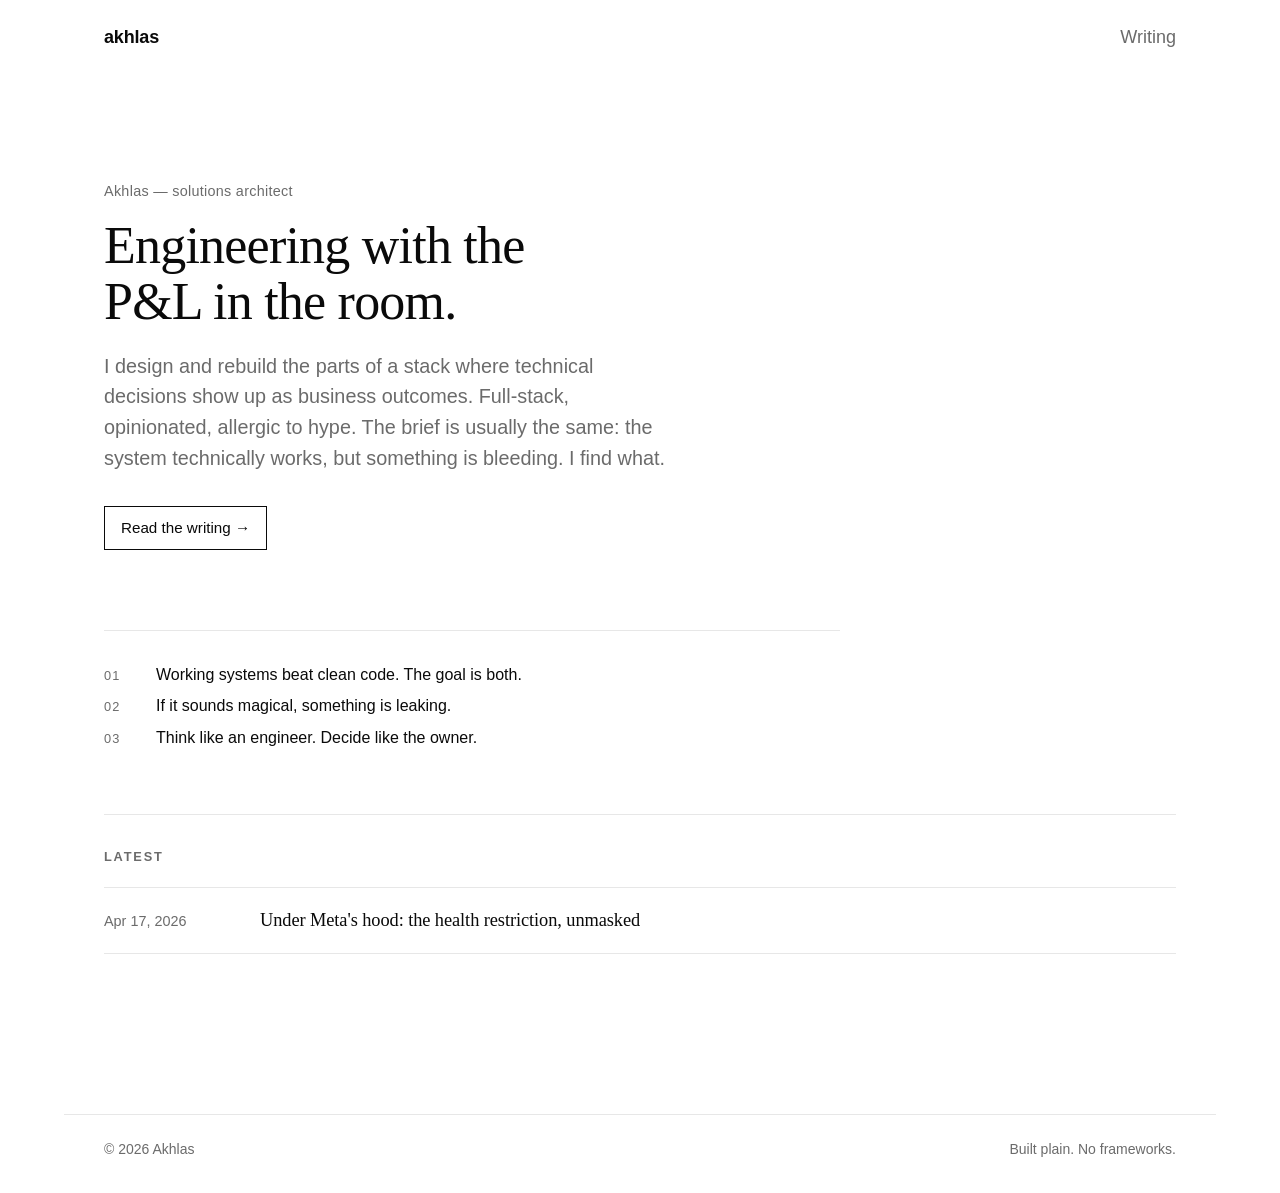
<file: index.html>
<!doctype html>
<html lang="en">
<head>
<meta charset="utf-8" />
<meta name="viewport" content="width=device-width,initial-scale=1" />
<title>Akhlas — Solutions architect</title>
<meta name="description" content="Akhlas. Solutions architect. I design and build systems that move the numbers that matter — and fix the ones quietly breaking them." />
<meta name="color-scheme" content="light dark" />
<link rel="stylesheet" href="/assets/style.css" />
<link rel="icon" href="data:image/svg+xml,%3Csvg xmlns='http://www.w3.org/2000/svg' viewBox='0 0 32 32'%3E%3Crect width='32' height='32' fill='black'/%3E%3Ctext x='50%25' y='56%25' text-anchor='middle' fill='white' font-family='ui-sans-serif,system-ui,sans-serif' font-size='18' font-weight='700'%3EA%3C/text%3E%3C/svg%3E" />
</head>
<body>
<header class="nav">
  <a class="mark" href="/" aria-label="Home">akhlas</a>
  <nav>
    <a href="/blog.html">Writing</a>
  </nav>
</header>

<main class="home">
  <section class="hero">
    <p class="eyebrow">Akhlas &mdash; solutions architect</p>
    <h1>Engineering with the P&amp;L in the room.</h1>
    <p class="lede">I design and rebuild the parts of a stack where technical decisions show up as business outcomes. Full-stack, opinionated, allergic to hype. The brief is usually the same: the system technically works, but something is bleeding. I find what.</p>
    <p class="cta">
      <a href="/blog.html" class="btn">Read the writing &rarr;</a>
    </p>
  </section>

  <section class="principles">
    <p><span class="n">01</span> Working systems beat clean code. The goal is both.</p>
    <p><span class="n">02</span> If it sounds magical, something is leaking.</p>
    <p><span class="n">03</span> Think like an engineer. Decide like the owner.</p>
  </section>

  <section class="latest">
    <h2>Latest</h2>
    <ul class="post-list" id="post-list">
      <!-- populated by js/posts.js -->
    </ul>
  </section>
</main>

<footer class="foot">
  <span>&copy; <span id="year"></span> Akhlas</span>
  <span>Built plain. No frameworks.</span>
</footer>

<script>(function(){var s=document.createElement('script');s.src='/assets/posts.js?v='+Date.now();s.defer=true;document.head.appendChild(s);})();</script>
<script>document.getElementById('year').textContent=new Date().getFullYear()</script>
</body>
</html>
</file>
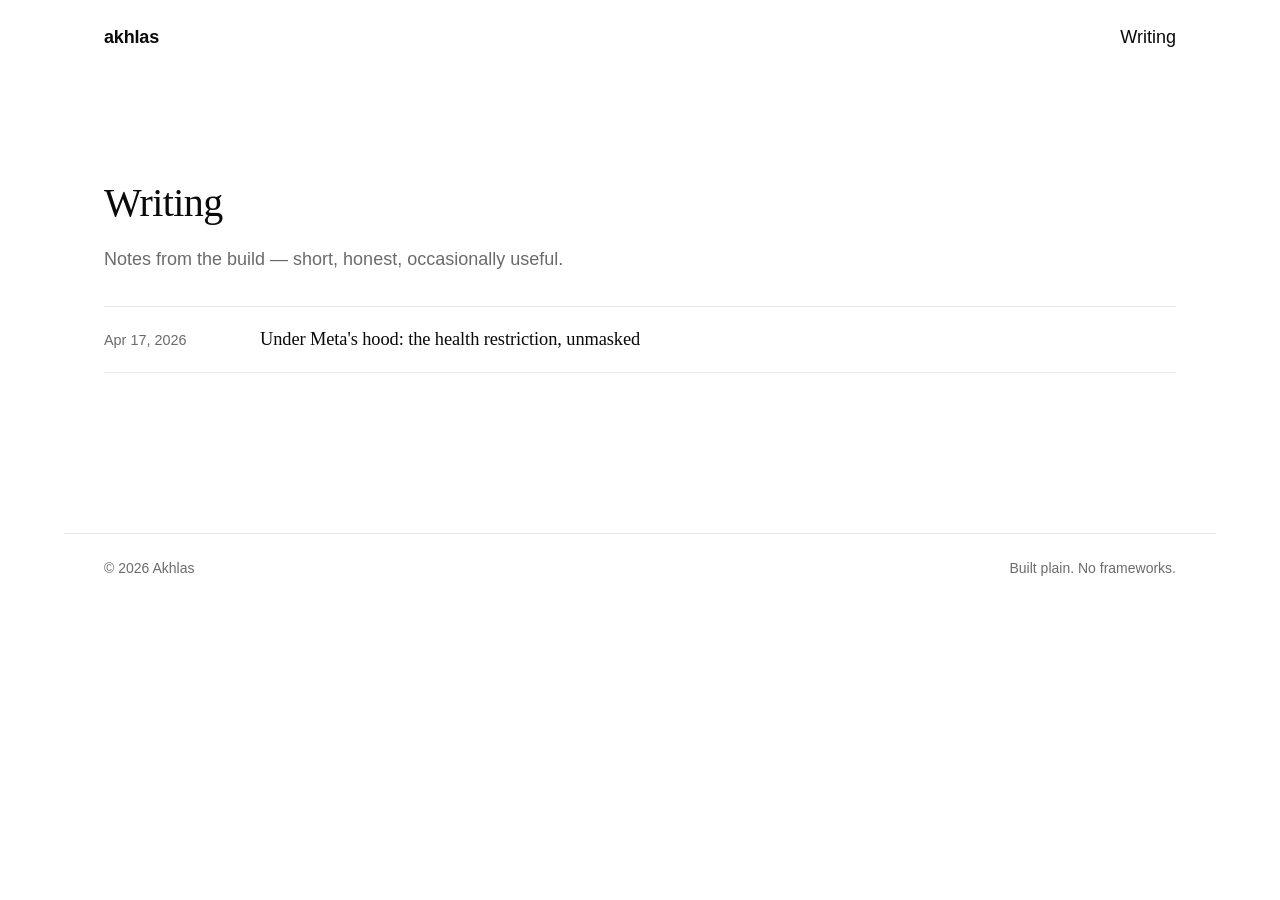
<file: blog.html>
<!doctype html>
<html lang="en">
<head>
<meta charset="utf-8" />
<meta name="viewport" content="width=device-width,initial-scale=1" />
<title>Writing — Akhlas</title>
<meta name="description" content="Essays and notes by Akhlas on the web, tracking, and building product." />
<meta name="color-scheme" content="light dark" />
<link rel="stylesheet" href="/assets/style.css" />
</head>
<body>
<header class="nav">
  <a class="mark" href="/" aria-label="Home">akhlas</a>
  <nav>
    <a href="/blog.html" aria-current="page">Writing</a>
  </nav>
</header>

<main class="archive">
  <header class="archive-head">
    <h1>Writing</h1>
    <p class="lede">Notes from the build &mdash; short, honest, occasionally useful.</p>
  </header>

  <ul class="post-list full" id="post-list"></ul>
</main>

<footer class="foot">
  <span>&copy; <span id="year"></span> Akhlas</span>
  <span>Built plain. No frameworks.</span>
</footer>

<script>(function(){var s=document.createElement('script');s.src='/assets/posts.js?v='+Date.now();s.defer=true;document.head.appendChild(s);})();</script>
<script>document.getElementById('year').textContent=new Date().getFullYear()</script>
</body>
</html>
</file>
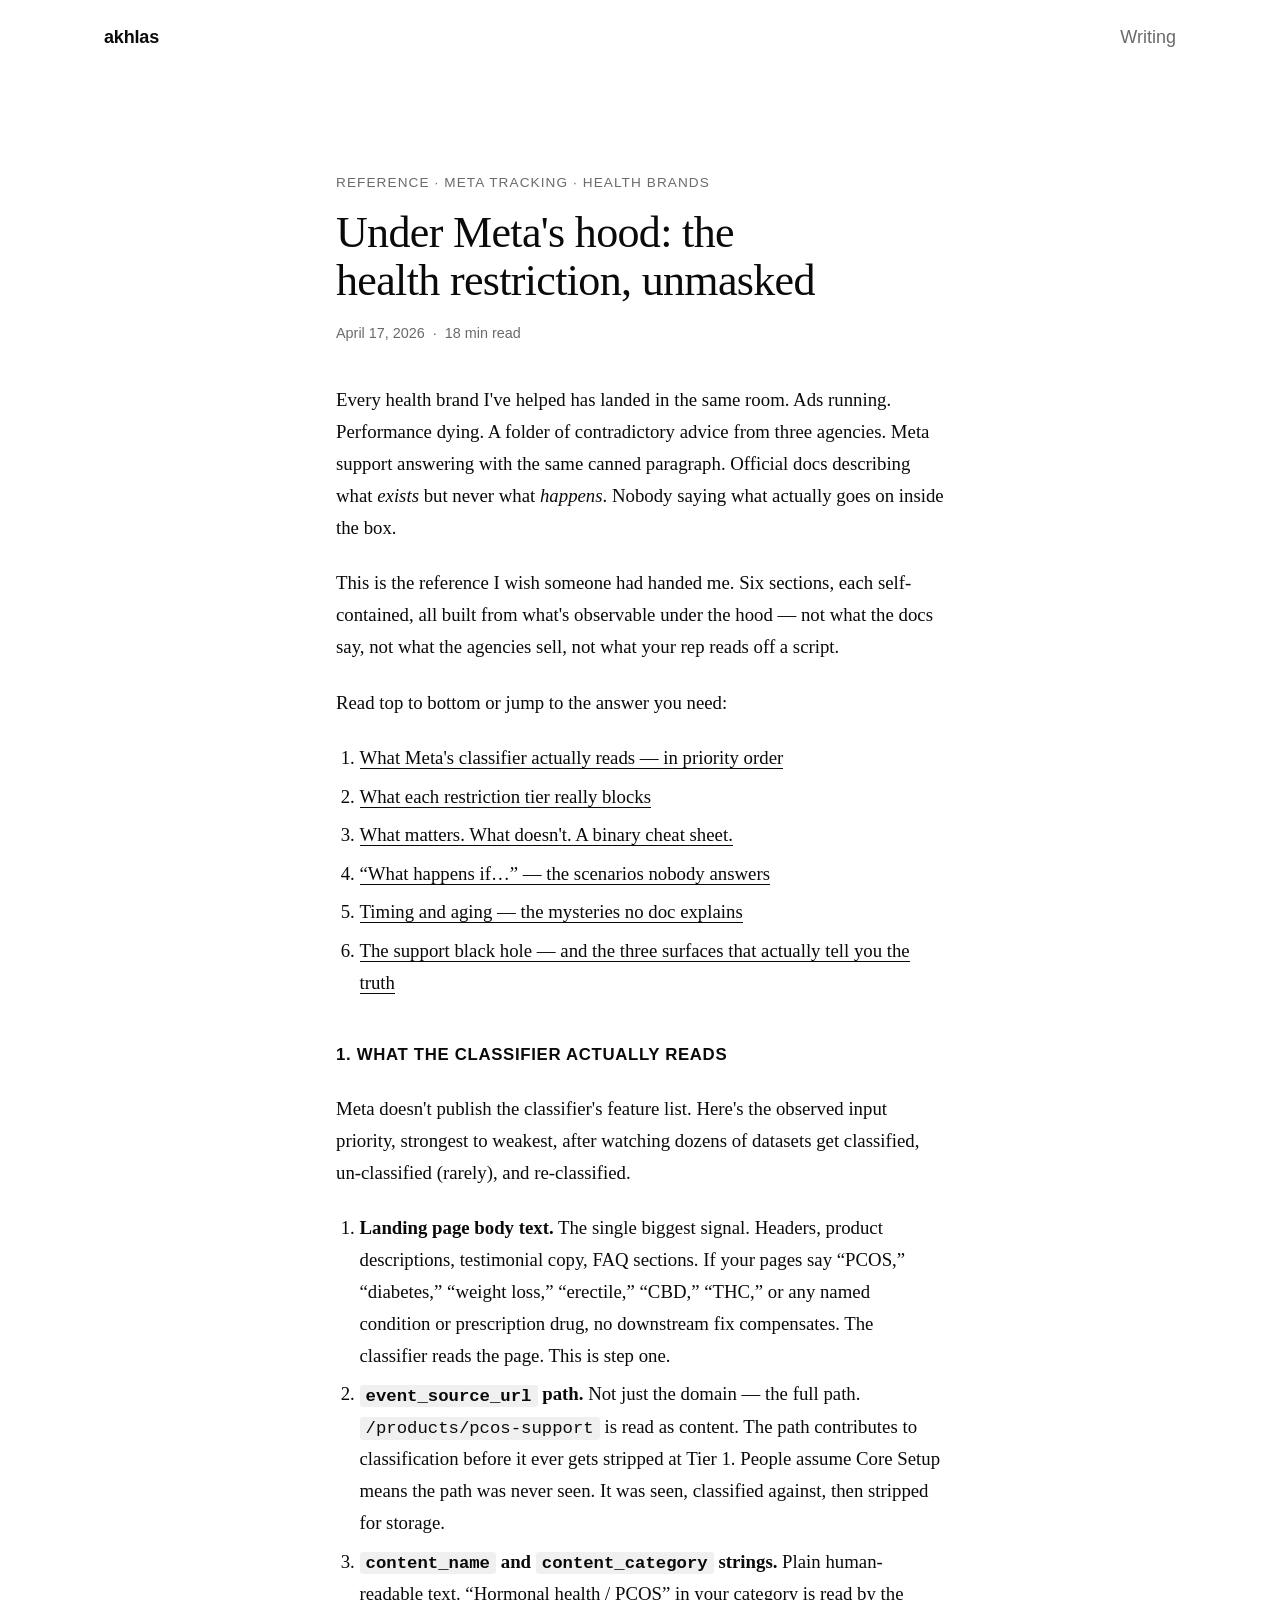
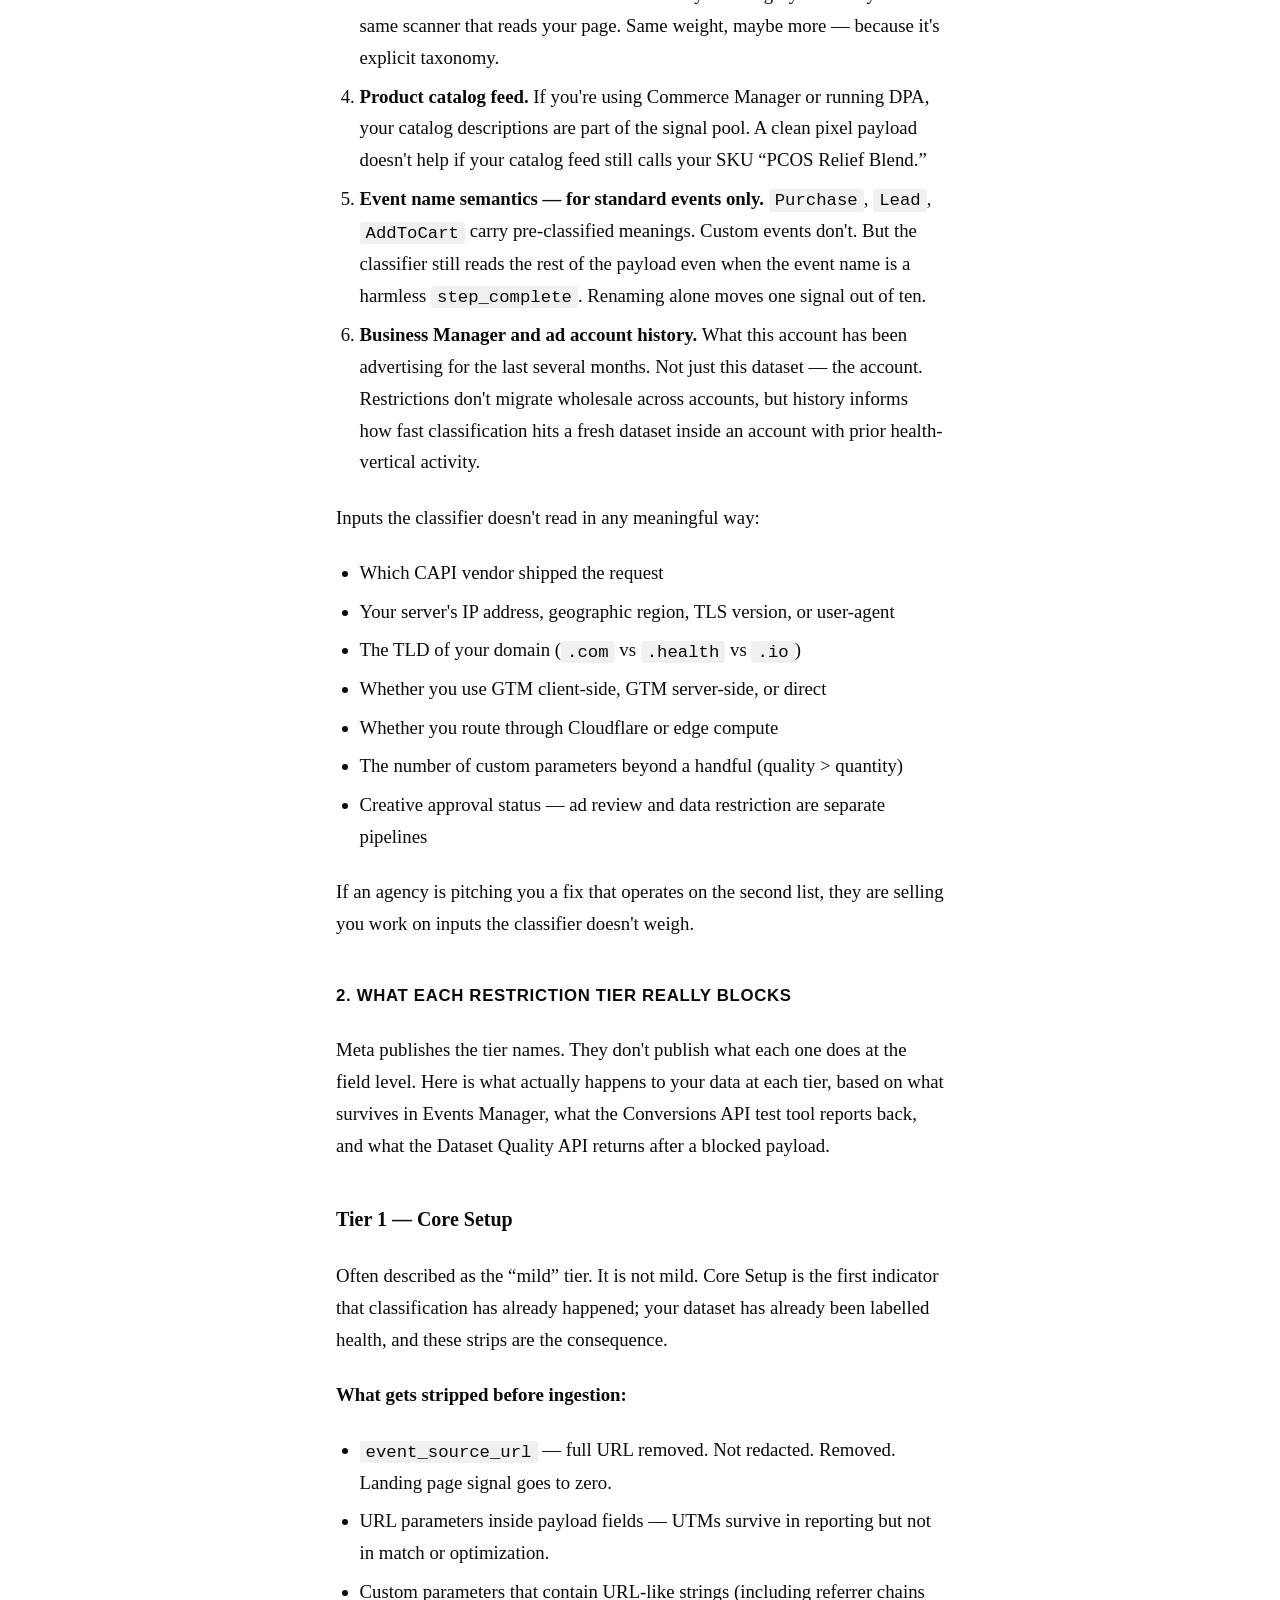
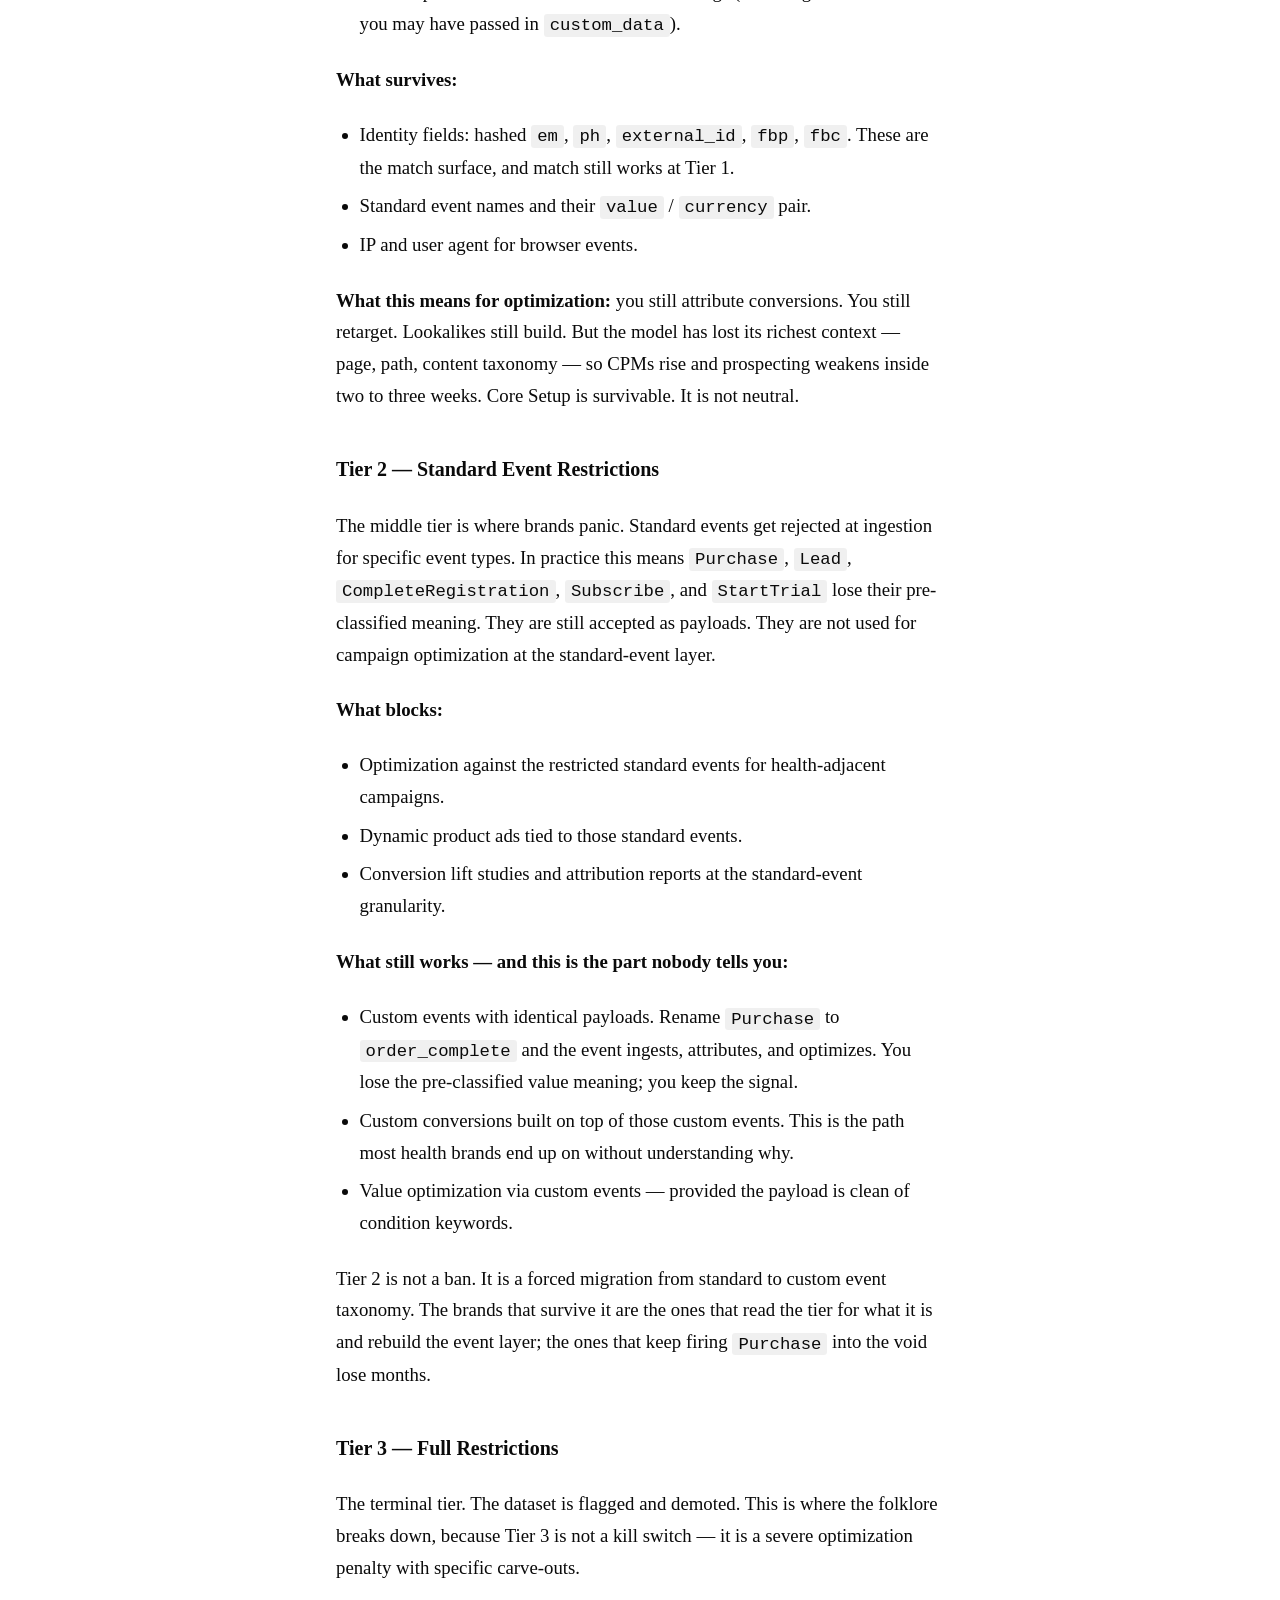
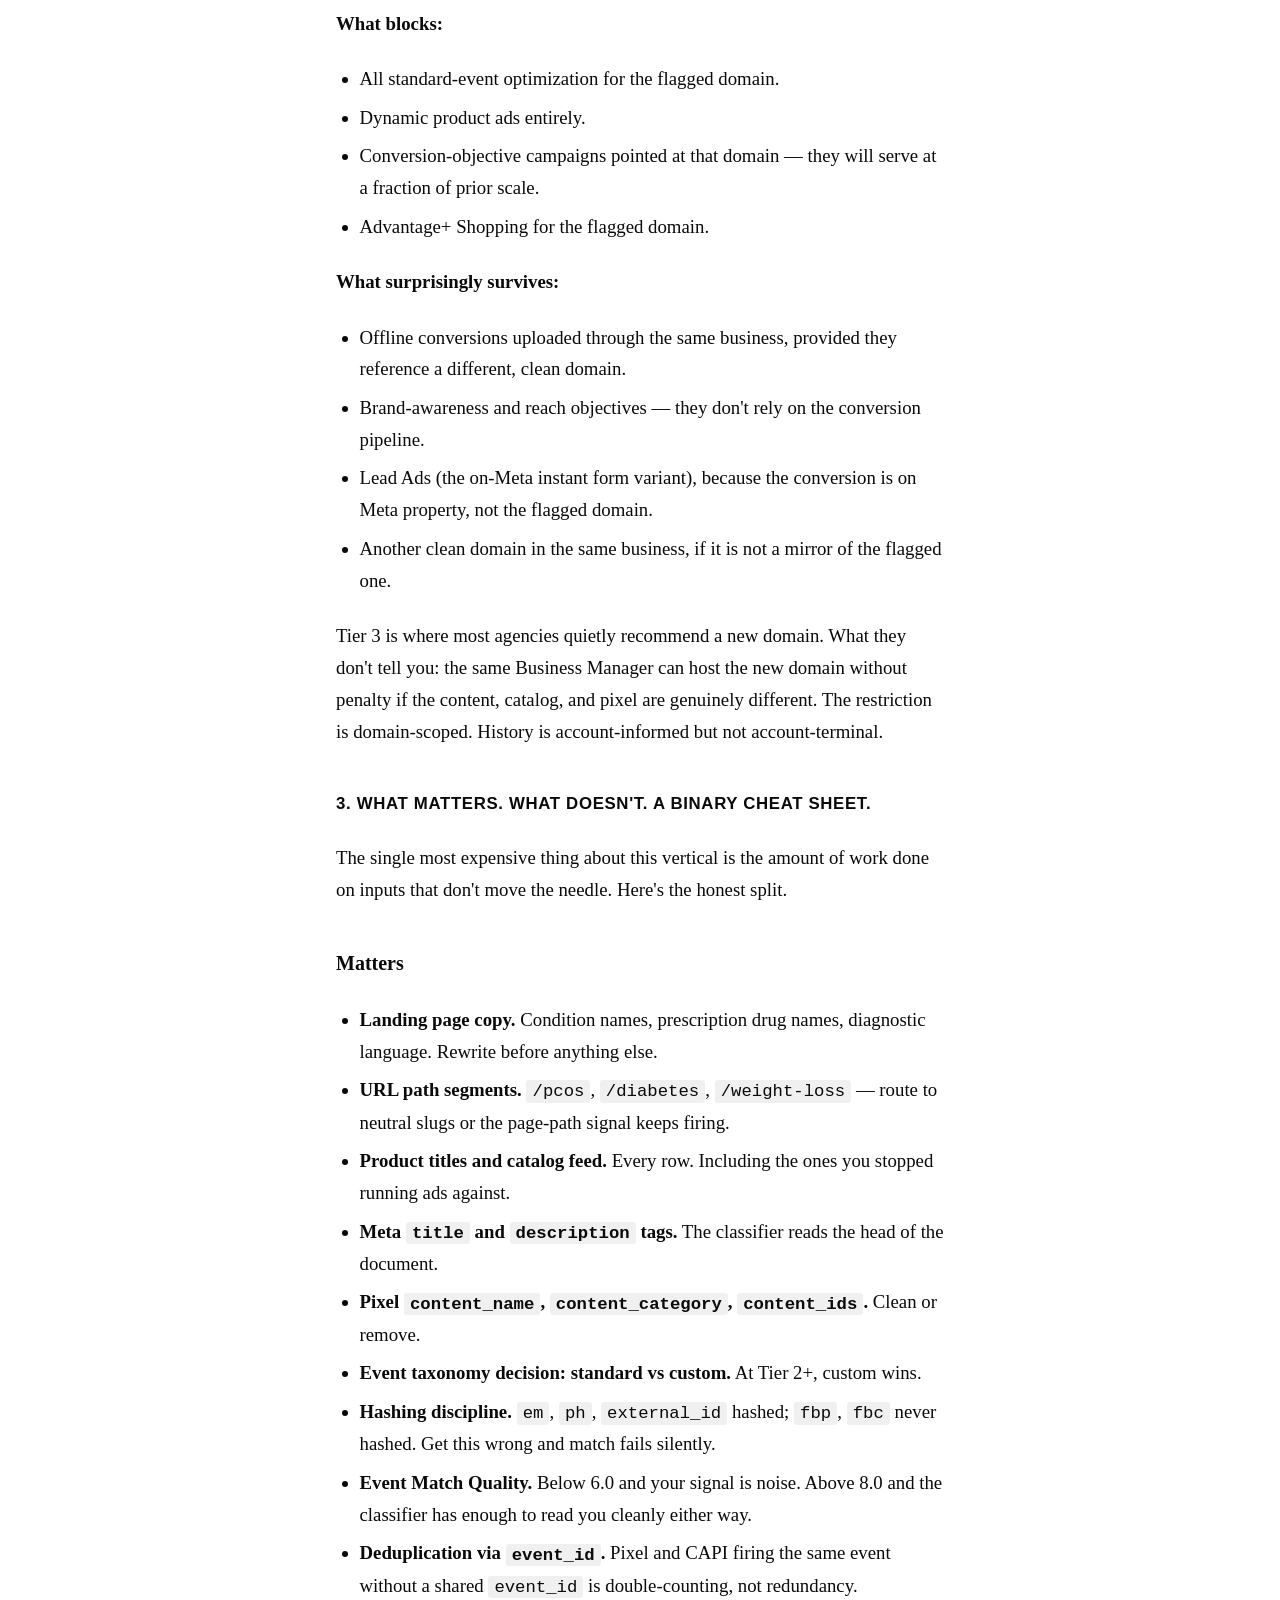
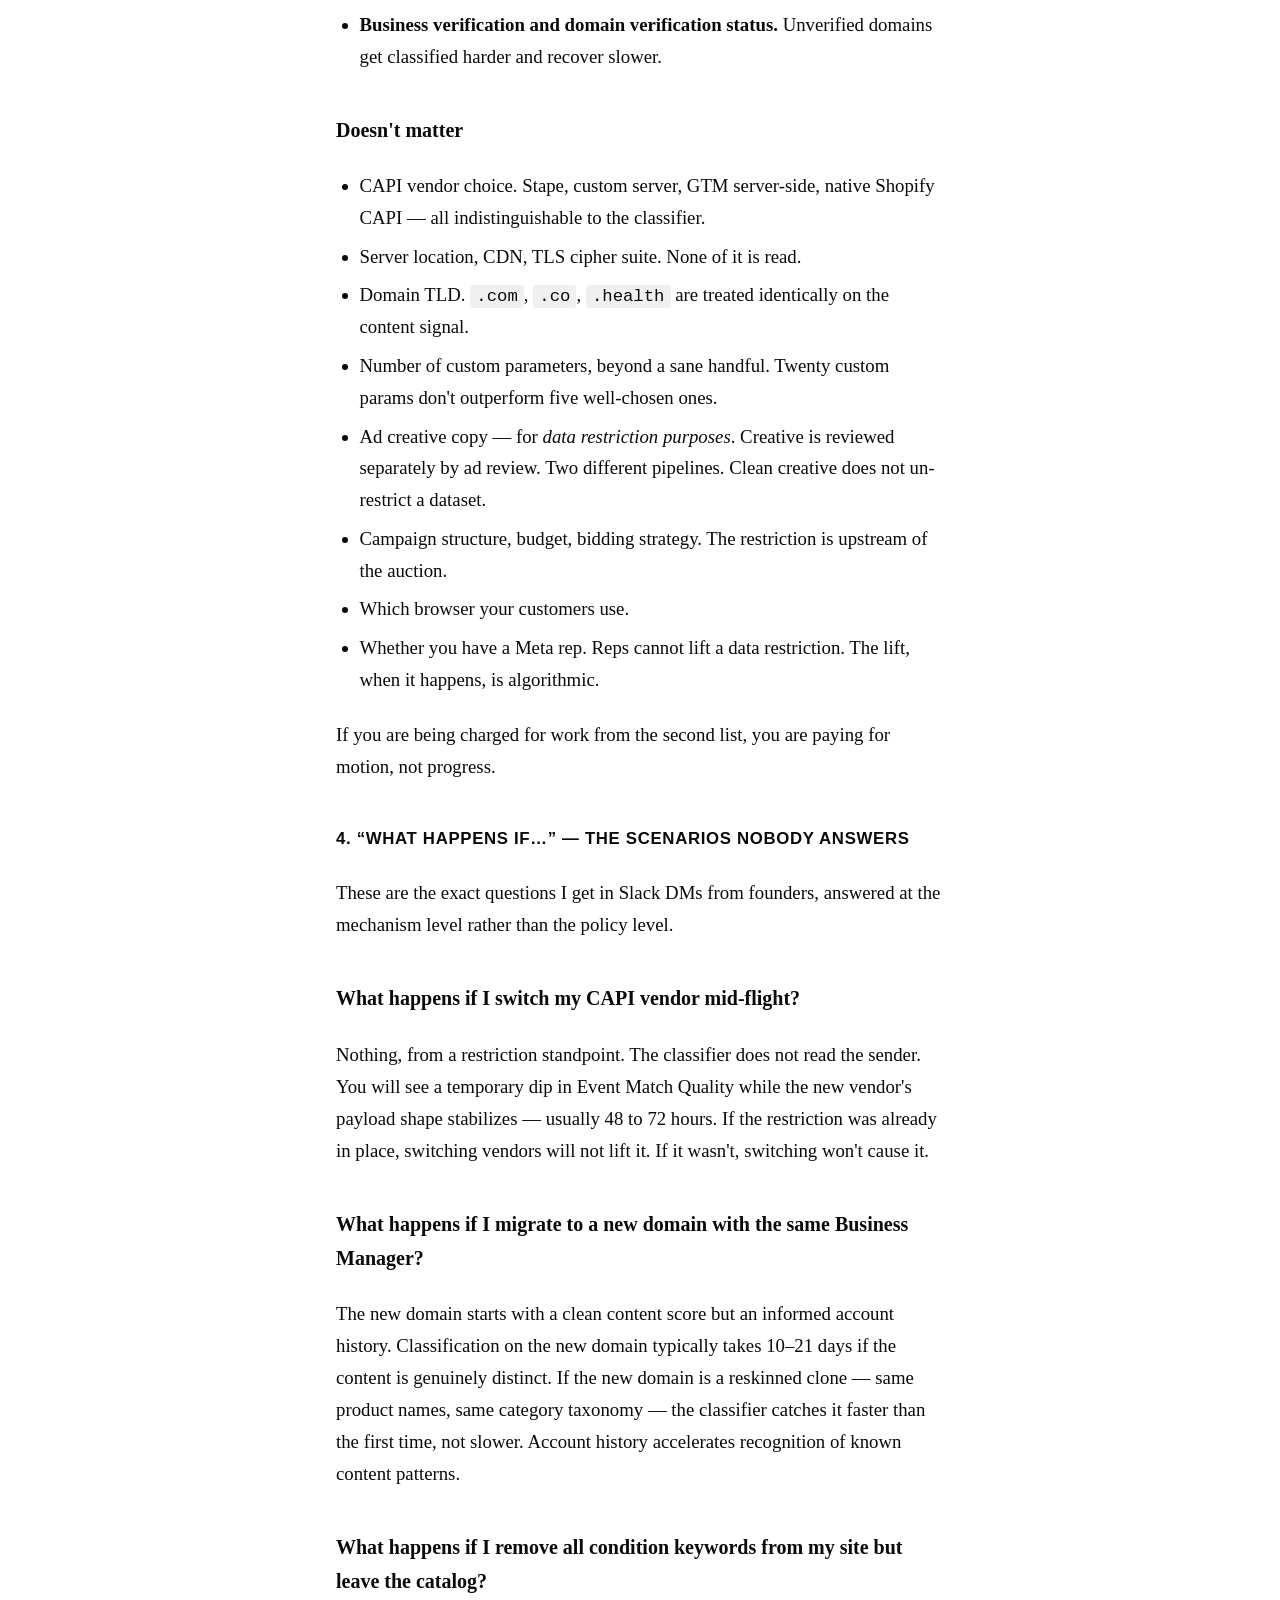
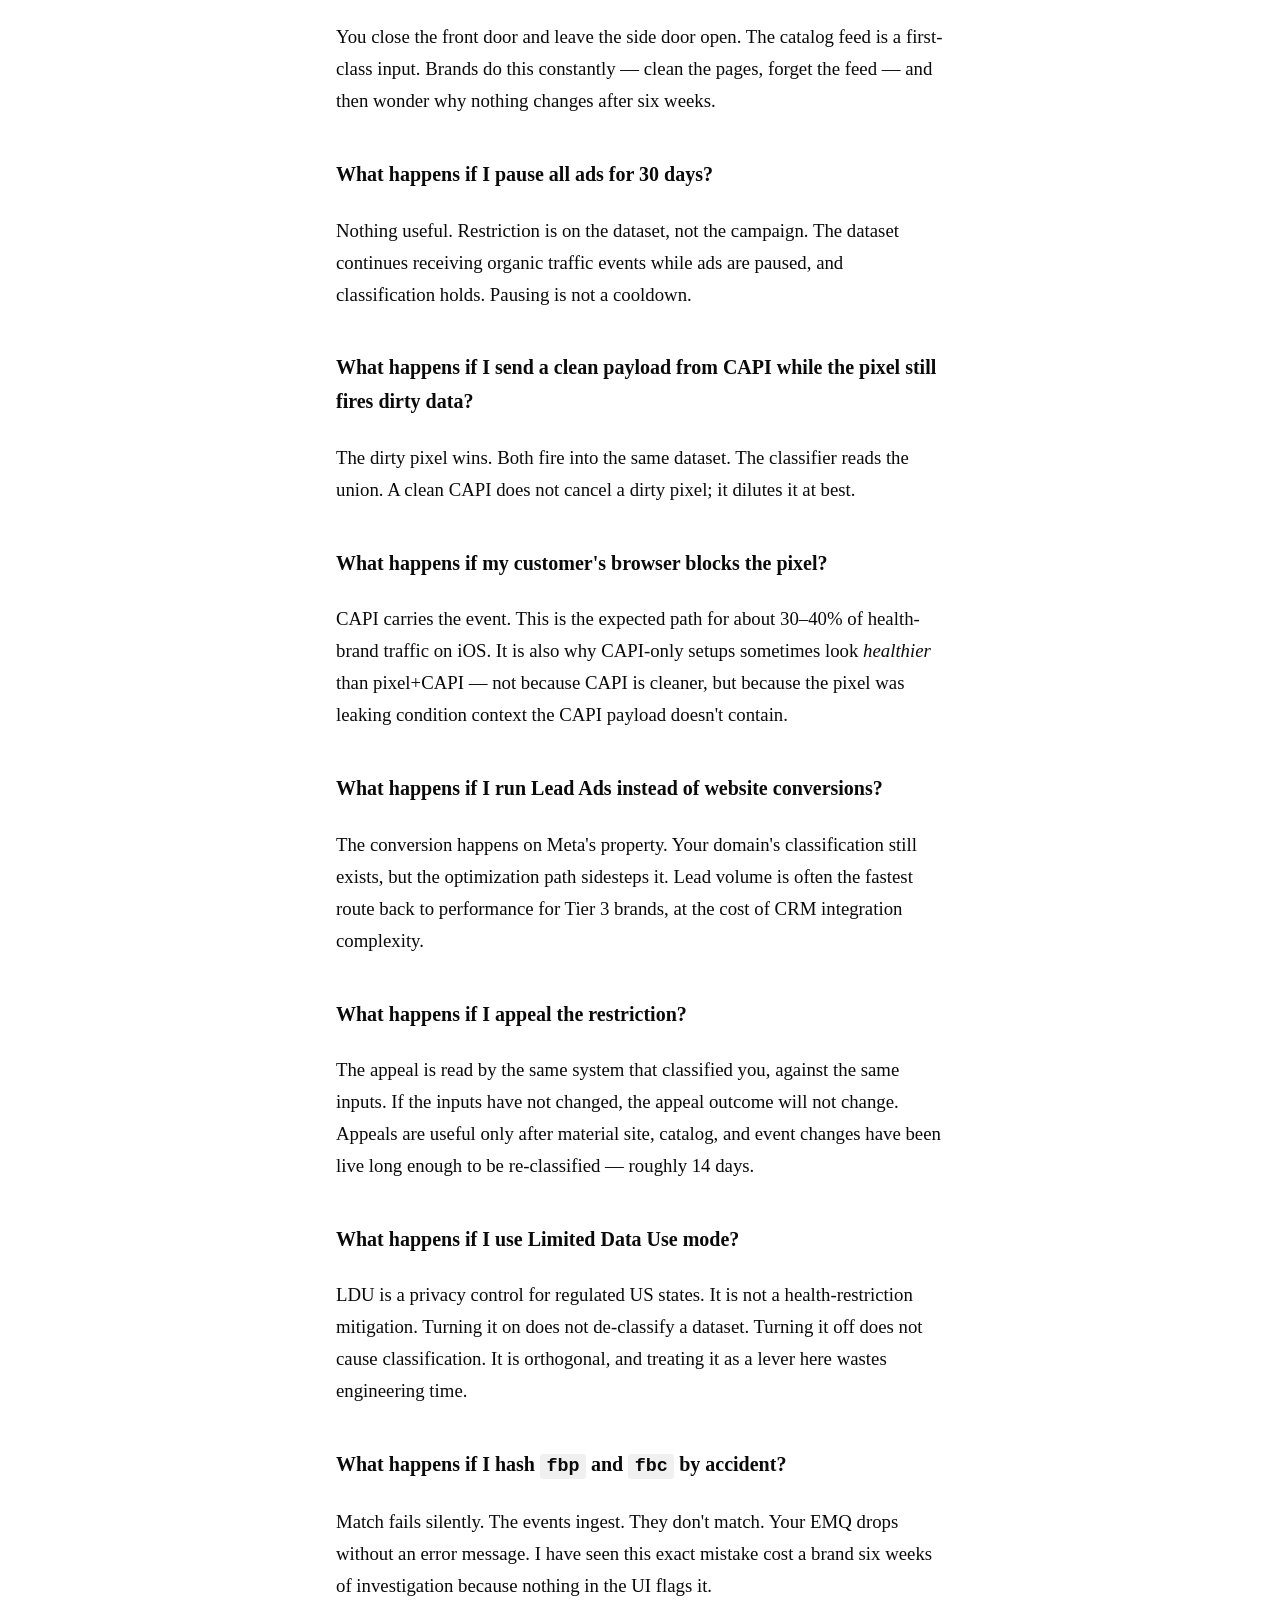
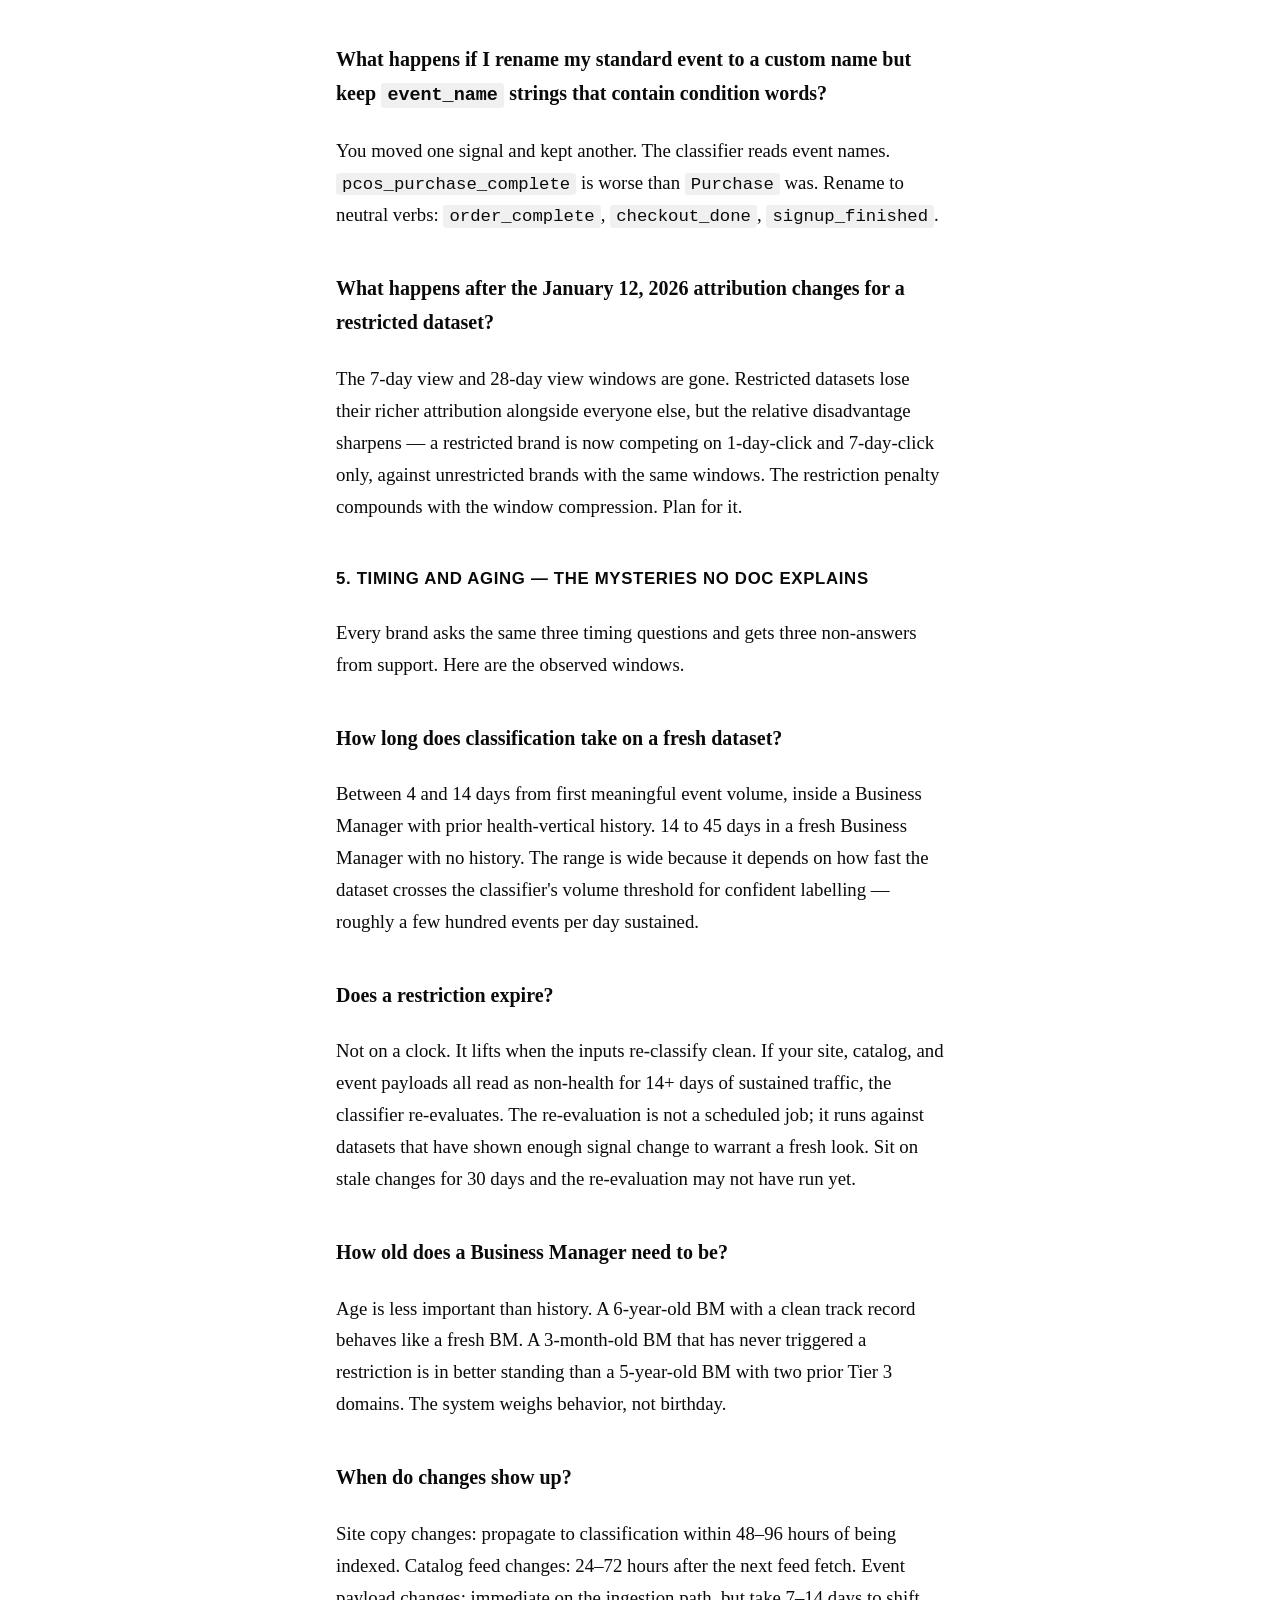
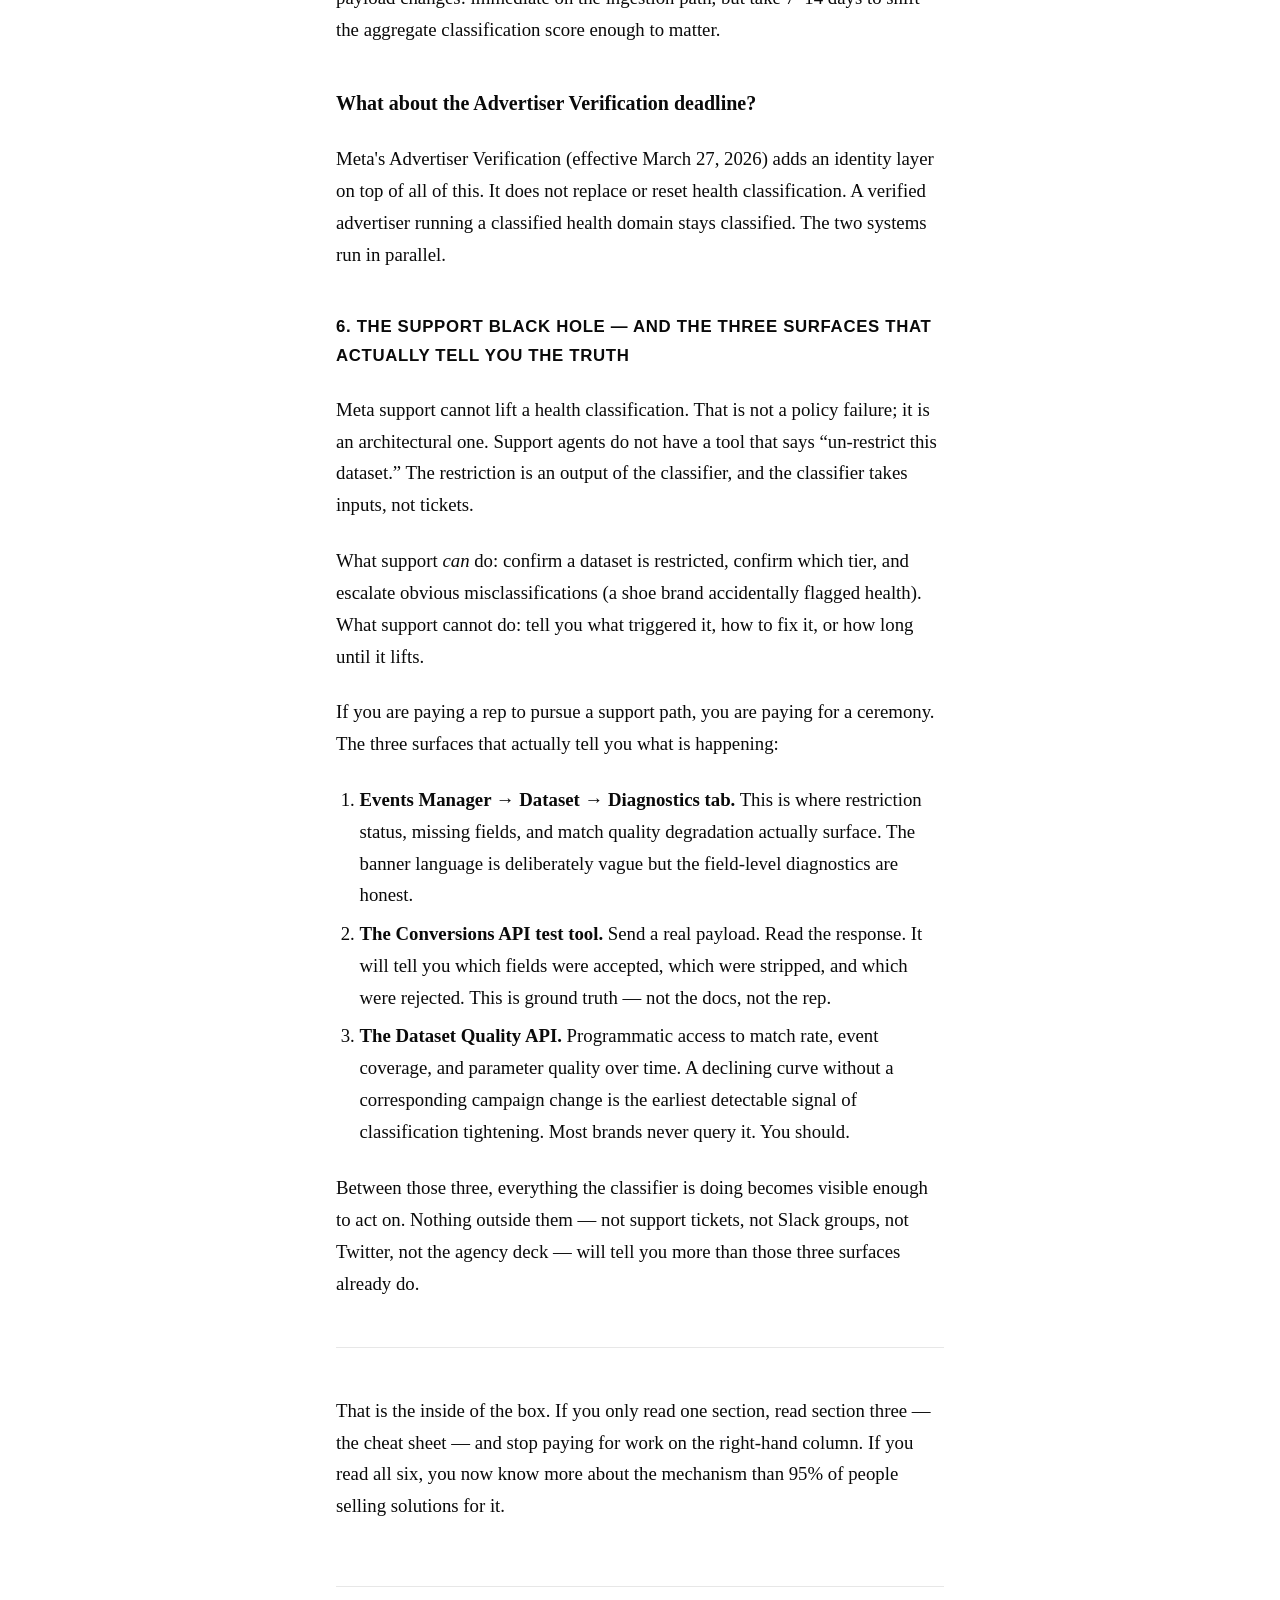
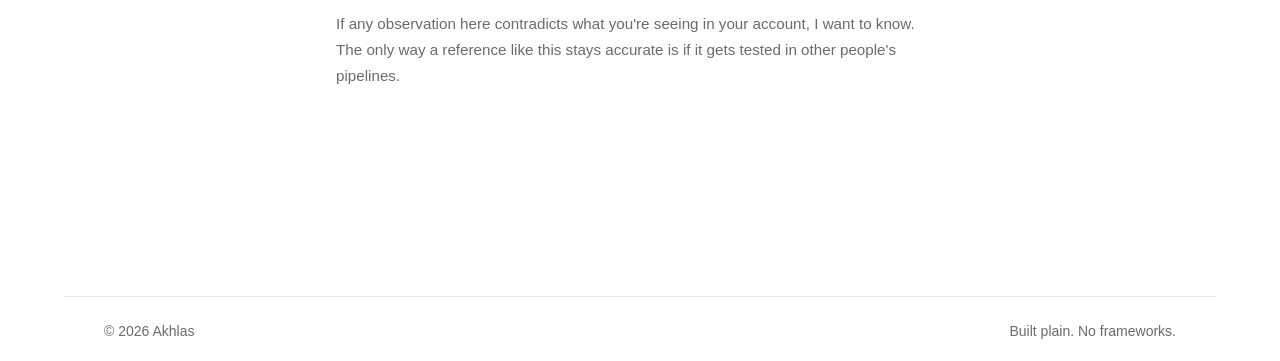
<file: posts/under-metas-hood.html>
<!doctype html>
<html lang="en">
<head>
<meta charset="utf-8" />
<meta name="viewport" content="width=device-width,initial-scale=1" />
<title>Under Meta's hood: the health restriction, unmasked — Akhlas</title>
<meta name="description" content="What the classifier actually reads. What each tier really blocks. What happens in the scenarios nobody answers. What genuinely doesn't matter. The reference nobody wrote." />
<meta name="color-scheme" content="light dark" />
<link rel="stylesheet" href="/assets/style.css" />
</head>
<body>
<header class="nav">
  <a class="mark" href="/" aria-label="Home">akhlas</a>
  <nav>
    <a href="/blog.html">Writing</a>
  </nav>
</header>

<main>
  <article class="article">
    <p class="kicker">Reference &middot; Meta tracking &middot; Health brands</p>
    <h1>Under Meta's hood: the health restriction, unmasked</h1>
    <p class="meta"><time datetime="2026-04-17">April 17, 2026</time> &nbsp;&middot;&nbsp; 18 min read</p>

    <div class="prose" id="prose">
      <p>Every health brand I've helped has landed in the same room. Ads running. Performance dying. A folder of contradictory advice from three agencies. Meta support answering with the same canned paragraph. Official docs describing what <em>exists</em> but never what <em>happens</em>. Nobody saying what actually goes on inside the box.</p>
      <p>This is the reference I wish someone had handed me. Six sections, each self-contained, all built from what's observable under the hood &mdash; not what the docs say, not what the agencies sell, not what your rep reads off a script.</p>
      <p>Read top to bottom or jump to the answer you need:</p>
      <ol>
        <li><a href="#classifier-reads">What Meta's classifier actually reads &mdash; in priority order</a></li>
        <li><a href="#tiers">What each restriction tier really blocks</a></li>
        <li><a href="#matters">What matters. What doesn't. A binary cheat sheet.</a></li>
        <li><a href="#scenarios">&ldquo;What happens if&hellip;&rdquo; &mdash; the scenarios nobody answers</a></li>
        <li><a href="#timing">Timing and aging &mdash; the mysteries no doc explains</a></li>
        <li><a href="#support">The support black hole &mdash; and the three surfaces that actually tell you the truth</a></li>
      </ol>
      <h2 id="classifier-reads">1. What the classifier actually reads</h2>

      <p>Meta doesn't publish the classifier's feature list. Here's the observed input priority, strongest to weakest, after watching dozens of datasets get classified, un-classified (rarely), and re-classified.</p>

      <ol>
        <li><strong>Landing page body text.</strong> The single biggest signal. Headers, product descriptions, testimonial copy, FAQ sections. If your pages say &ldquo;PCOS,&rdquo; &ldquo;diabetes,&rdquo; &ldquo;weight loss,&rdquo; &ldquo;erectile,&rdquo; &ldquo;CBD,&rdquo; &ldquo;THC,&rdquo; or any named condition or prescription drug, no downstream fix compensates. The classifier reads the page. This is step one.</li>
        <li><strong><code>event_source_url</code> path.</strong> Not just the domain &mdash; the full path. <code>/products/pcos-support</code> is read as content. The path contributes to classification before it ever gets stripped at Tier 1. People assume Core Setup means the path was never seen. It was seen, classified against, then stripped for storage.</li>
        <li><strong><code>content_name</code> and <code>content_category</code> strings.</strong> Plain human-readable text. &ldquo;Hormonal health / PCOS&rdquo; in your category is read by the same scanner that reads your page. Same weight, maybe more &mdash; because it's explicit taxonomy.</li>
        <li><strong>Product catalog feed.</strong> If you're using Commerce Manager or running DPA, your catalog descriptions are part of the signal pool. A clean pixel payload doesn't help if your catalog feed still calls your SKU &ldquo;PCOS Relief Blend.&rdquo;</li>
        <li><strong>Event name semantics &mdash; for standard events only.</strong> <code>Purchase</code>, <code>Lead</code>, <code>AddToCart</code> carry pre-classified meanings. Custom events don't. But the classifier still reads the rest of the payload even when the event name is a harmless <code>step_complete</code>. Renaming alone moves one signal out of ten.</li>
        <li><strong>Business Manager and ad account history.</strong> What this account has been advertising for the last several months. Not just this dataset &mdash; the account. Restrictions don't migrate wholesale across accounts, but history informs how fast classification hits a fresh dataset inside an account with prior health-vertical activity.</li>
      </ol>

      <p>Inputs the classifier doesn't read in any meaningful way:</p>

      <ul>
        <li>Which CAPI vendor shipped the request</li>
        <li>Your server's IP address, geographic region, TLS version, or user-agent</li>
        <li>The TLD of your domain (<code>.com</code> vs <code>.health</code> vs <code>.io</code>)</li>
        <li>Whether you use GTM client-side, GTM server-side, or direct</li>
        <li>Whether you route through Cloudflare or edge compute</li>
        <li>The number of custom parameters beyond a handful (quality &gt; quantity)</li>
        <li>Creative approval status &mdash; ad review and data restriction are separate pipelines</li>
      </ul>

      <p>If an agency is pitching you a fix that operates on the second list, they are selling you work on inputs the classifier doesn't weigh.</p>

      <h2 id="tiers">2. What each restriction tier really blocks</h2>

      <p>Meta publishes the tier names. They don't publish what each one does at the field level. Here is what actually happens to your data at each tier, based on what survives in Events Manager, what the Conversions API test tool reports back, and what the Dataset Quality API returns after a blocked payload.</p>

      <h3>Tier 1 &mdash; Core Setup</h3>

      <p>Often described as the &ldquo;mild&rdquo; tier. It is not mild. Core Setup is the first indicator that classification has already happened; your dataset has already been labelled health, and these strips are the consequence.</p>

      <p><strong>What gets stripped before ingestion:</strong></p>
      <ul>
        <li><code>event_source_url</code> &mdash; full URL removed. Not redacted. Removed. Landing page signal goes to zero.</li>
        <li>URL parameters inside payload fields &mdash; UTMs survive in reporting but not in match or optimization.</li>
        <li>Custom parameters that contain URL-like strings (including referrer chains you may have passed in <code>custom_data</code>).</li>
      </ul>

      <p><strong>What survives:</strong></p>
      <ul>
        <li>Identity fields: hashed <code>em</code>, <code>ph</code>, <code>external_id</code>, <code>fbp</code>, <code>fbc</code>. These are the match surface, and match still works at Tier 1.</li>
        <li>Standard event names and their <code>value</code> / <code>currency</code> pair.</li>
        <li>IP and user agent for browser events.</li>
      </ul>

      <p><strong>What this means for optimization:</strong> you still attribute conversions. You still retarget. Lookalikes still build. But the model has lost its richest context &mdash; page, path, content taxonomy &mdash; so CPMs rise and prospecting weakens inside two to three weeks. Core Setup is survivable. It is not neutral.</p>

      <h3>Tier 2 &mdash; Standard Event Restrictions</h3>

      <p>The middle tier is where brands panic. Standard events get rejected at ingestion for specific event types. In practice this means <code>Purchase</code>, <code>Lead</code>, <code>CompleteRegistration</code>, <code>Subscribe</code>, and <code>StartTrial</code> lose their pre-classified meaning. They are still accepted as payloads. They are not used for campaign optimization at the standard-event layer.</p>

      <p><strong>What blocks:</strong></p>
      <ul>
        <li>Optimization against the restricted standard events for health-adjacent campaigns.</li>
        <li>Dynamic product ads tied to those standard events.</li>
        <li>Conversion lift studies and attribution reports at the standard-event granularity.</li>
      </ul>

      <p><strong>What still works &mdash; and this is the part nobody tells you:</strong></p>
      <ul>
        <li>Custom events with identical payloads. Rename <code>Purchase</code> to <code>order_complete</code> and the event ingests, attributes, and optimizes. You lose the pre-classified value meaning; you keep the signal.</li>
        <li>Custom conversions built on top of those custom events. This is the path most health brands end up on without understanding why.</li>
        <li>Value optimization via custom events &mdash; provided the payload is clean of condition keywords.</li>
      </ul>

      <p>Tier 2 is not a ban. It is a forced migration from standard to custom event taxonomy. The brands that survive it are the ones that read the tier for what it is and rebuild the event layer; the ones that keep firing <code>Purchase</code> into the void lose months.</p>

      <h3>Tier 3 &mdash; Full Restrictions</h3>

      <p>The terminal tier. The dataset is flagged and demoted. This is where the folklore breaks down, because Tier 3 is not a kill switch &mdash; it is a severe optimization penalty with specific carve-outs.</p>

      <p><strong>What blocks:</strong></p>
      <ul>
        <li>All standard-event optimization for the flagged domain.</li>
        <li>Dynamic product ads entirely.</li>
        <li>Conversion-objective campaigns pointed at that domain &mdash; they will serve at a fraction of prior scale.</li>
        <li>Advantage+ Shopping for the flagged domain.</li>
      </ul>

      <p><strong>What surprisingly survives:</strong></p>
      <ul>
        <li>Offline conversions uploaded through the same business, provided they reference a different, clean domain.</li>
        <li>Brand-awareness and reach objectives &mdash; they don't rely on the conversion pipeline.</li>
        <li>Lead Ads (the on-Meta instant form variant), because the conversion is on Meta property, not the flagged domain.</li>
        <li>Another clean domain in the same business, if it is not a mirror of the flagged one.</li>
      </ul>

      <p>Tier 3 is where most agencies quietly recommend a new domain. What they don't tell you: the same Business Manager can host the new domain without penalty if the content, catalog, and pixel are genuinely different. The restriction is domain-scoped. History is account-informed but not account-terminal.</p>

      <h2 id="matters">3. What matters. What doesn't. A binary cheat sheet.</h2>

      <p>The single most expensive thing about this vertical is the amount of work done on inputs that don't move the needle. Here's the honest split.</p>

      <h3>Matters</h3>
      <ul>
        <li><strong>Landing page copy.</strong> Condition names, prescription drug names, diagnostic language. Rewrite before anything else.</li>
        <li><strong>URL path segments.</strong> <code>/pcos</code>, <code>/diabetes</code>, <code>/weight-loss</code> &mdash; route to neutral slugs or the page-path signal keeps firing.</li>
        <li><strong>Product titles and catalog feed.</strong> Every row. Including the ones you stopped running ads against.</li>
        <li><strong>Meta <code>title</code> and <code>description</code> tags.</strong> The classifier reads the head of the document.</li>
        <li><strong>Pixel <code>content_name</code>, <code>content_category</code>, <code>content_ids</code>.</strong> Clean or remove.</li>
        <li><strong>Event taxonomy decision: standard vs custom.</strong> At Tier 2+, custom wins.</li>
        <li><strong>Hashing discipline.</strong> <code>em</code>, <code>ph</code>, <code>external_id</code> hashed; <code>fbp</code>, <code>fbc</code> never hashed. Get this wrong and match fails silently.</li>
        <li><strong>Event Match Quality.</strong> Below 6.0 and your signal is noise. Above 8.0 and the classifier has enough to read you cleanly either way.</li>
        <li><strong>Deduplication via <code>event_id</code>.</strong> Pixel and CAPI firing the same event without a shared <code>event_id</code> is double-counting, not redundancy.</li>
        <li><strong>Business verification and domain verification status.</strong> Unverified domains get classified harder and recover slower.</li>
      </ul>

      <h3>Doesn't matter</h3>
      <ul>
        <li>CAPI vendor choice. Stape, custom server, GTM server-side, native Shopify CAPI &mdash; all indistinguishable to the classifier.</li>
        <li>Server location, CDN, TLS cipher suite. None of it is read.</li>
        <li>Domain TLD. <code>.com</code>, <code>.co</code>, <code>.health</code> are treated identically on the content signal.</li>
        <li>Number of custom parameters, beyond a sane handful. Twenty custom params don't outperform five well-chosen ones.</li>
        <li>Ad creative copy &mdash; for <em>data restriction purposes</em>. Creative is reviewed separately by ad review. Two different pipelines. Clean creative does not un-restrict a dataset.</li>
        <li>Campaign structure, budget, bidding strategy. The restriction is upstream of the auction.</li>
        <li>Which browser your customers use.</li>
        <li>Whether you have a Meta rep. Reps cannot lift a data restriction. The lift, when it happens, is algorithmic.</li>
      </ul>

      <p>If you are being charged for work from the second list, you are paying for motion, not progress.</p>

      <h2 id="scenarios">4. &ldquo;What happens if&hellip;&rdquo; &mdash; the scenarios nobody answers</h2>

      <p>These are the exact questions I get in Slack DMs from founders, answered at the mechanism level rather than the policy level.</p>

      <h3>What happens if I switch my CAPI vendor mid-flight?</h3>
      <p>Nothing, from a restriction standpoint. The classifier does not read the sender. You will see a temporary dip in Event Match Quality while the new vendor's payload shape stabilizes &mdash; usually 48 to 72 hours. If the restriction was already in place, switching vendors will not lift it. If it wasn't, switching won't cause it.</p>

      <h3>What happens if I migrate to a new domain with the same Business Manager?</h3>
      <p>The new domain starts with a clean content score but an informed account history. Classification on the new domain typically takes 10&ndash;21 days if the content is genuinely distinct. If the new domain is a reskinned clone &mdash; same product names, same category taxonomy &mdash; the classifier catches it faster than the first time, not slower. Account history accelerates recognition of known content patterns.</p>

      <h3>What happens if I remove all condition keywords from my site but leave the catalog?</h3>
      <p>You close the front door and leave the side door open. The catalog feed is a first-class input. Brands do this constantly &mdash; clean the pages, forget the feed &mdash; and then wonder why nothing changes after six weeks.</p>

      <h3>What happens if I pause all ads for 30 days?</h3>
      <p>Nothing useful. Restriction is on the dataset, not the campaign. The dataset continues receiving organic traffic events while ads are paused, and classification holds. Pausing is not a cooldown.</p>

      <h3>What happens if I send a clean payload from CAPI while the pixel still fires dirty data?</h3>
      <p>The dirty pixel wins. Both fire into the same dataset. The classifier reads the union. A clean CAPI does not cancel a dirty pixel; it dilutes it at best.</p>

      <h3>What happens if my customer's browser blocks the pixel?</h3>
      <p>CAPI carries the event. This is the expected path for about 30&ndash;40% of health-brand traffic on iOS. It is also why CAPI-only setups sometimes look <em>healthier</em> than pixel+CAPI &mdash; not because CAPI is cleaner, but because the pixel was leaking condition context the CAPI payload doesn't contain.</p>

      <h3>What happens if I run Lead Ads instead of website conversions?</h3>
      <p>The conversion happens on Meta's property. Your domain's classification still exists, but the optimization path sidesteps it. Lead volume is often the fastest route back to performance for Tier 3 brands, at the cost of CRM integration complexity.</p>

      <h3>What happens if I appeal the restriction?</h3>
      <p>The appeal is read by the same system that classified you, against the same inputs. If the inputs have not changed, the appeal outcome will not change. Appeals are useful only after material site, catalog, and event changes have been live long enough to be re-classified &mdash; roughly 14 days.</p>

      <h3>What happens if I use Limited Data Use mode?</h3>
      <p>LDU is a privacy control for regulated US states. It is not a health-restriction mitigation. Turning it on does not de-classify a dataset. Turning it off does not cause classification. It is orthogonal, and treating it as a lever here wastes engineering time.</p>

      <h3>What happens if I hash <code>fbp</code> and <code>fbc</code> by accident?</h3>
      <p>Match fails silently. The events ingest. They don't match. Your EMQ drops without an error message. I have seen this exact mistake cost a brand six weeks of investigation because nothing in the UI flags it.</p>

      <h3>What happens if I rename my standard event to a custom name but keep <code>event_name</code> strings that contain condition words?</h3>
      <p>You moved one signal and kept another. The classifier reads event names. <code>pcos_purchase_complete</code> is worse than <code>Purchase</code> was. Rename to neutral verbs: <code>order_complete</code>, <code>checkout_done</code>, <code>signup_finished</code>.</p>

      <h3>What happens after the January 12, 2026 attribution changes for a restricted dataset?</h3>
      <p>The 7-day view and 28-day view windows are gone. Restricted datasets lose their richer attribution alongside everyone else, but the relative disadvantage sharpens &mdash; a restricted brand is now competing on 1-day-click and 7-day-click only, against unrestricted brands with the same windows. The restriction penalty compounds with the window compression. Plan for it.</p>

      <h2 id="timing">5. Timing and aging &mdash; the mysteries no doc explains</h2>

      <p>Every brand asks the same three timing questions and gets three non-answers from support. Here are the observed windows.</p>

      <h3>How long does classification take on a fresh dataset?</h3>
      <p>Between 4 and 14 days from first meaningful event volume, inside a Business Manager with prior health-vertical history. 14 to 45 days in a fresh Business Manager with no history. The range is wide because it depends on how fast the dataset crosses the classifier's volume threshold for confident labelling &mdash; roughly a few hundred events per day sustained.</p>

      <h3>Does a restriction expire?</h3>
      <p>Not on a clock. It lifts when the inputs re-classify clean. If your site, catalog, and event payloads all read as non-health for 14+ days of sustained traffic, the classifier re-evaluates. The re-evaluation is not a scheduled job; it runs against datasets that have shown enough signal change to warrant a fresh look. Sit on stale changes for 30 days and the re-evaluation may not have run yet.</p>

      <h3>How old does a Business Manager need to be?</h3>
      <p>Age is less important than history. A 6-year-old BM with a clean track record behaves like a fresh BM. A 3-month-old BM that has never triggered a restriction is in better standing than a 5-year-old BM with two prior Tier 3 domains. The system weighs behavior, not birthday.</p>

      <h3>When do changes show up?</h3>
      <p>Site copy changes: propagate to classification within 48&ndash;96 hours of being indexed. Catalog feed changes: 24&ndash;72 hours after the next feed fetch. Event payload changes: immediate on the ingestion path, but take 7&ndash;14 days to shift the aggregate classification score enough to matter.</p>

      <h3>What about the Advertiser Verification deadline?</h3>
      <p>Meta's Advertiser Verification (effective March 27, 2026) adds an identity layer on top of all of this. It does not replace or reset health classification. A verified advertiser running a classified health domain stays classified. The two systems run in parallel.</p>

      <h2 id="support">6. The support black hole &mdash; and the three surfaces that actually tell you the truth</h2>

      <p>Meta support cannot lift a health classification. That is not a policy failure; it is an architectural one. Support agents do not have a tool that says &ldquo;un-restrict this dataset.&rdquo; The restriction is an output of the classifier, and the classifier takes inputs, not tickets.</p>

      <p>What support <em>can</em> do: confirm a dataset is restricted, confirm which tier, and escalate obvious misclassifications (a shoe brand accidentally flagged health). What support cannot do: tell you what triggered it, how to fix it, or how long until it lifts.</p>

      <p>If you are paying a rep to pursue a support path, you are paying for a ceremony. The three surfaces that actually tell you what is happening:</p>

      <ol>
        <li><strong>Events Manager &rarr; Dataset &rarr; Diagnostics tab.</strong> This is where restriction status, missing fields, and match quality degradation actually surface. The banner language is deliberately vague but the field-level diagnostics are honest.</li>
        <li><strong>The Conversions API test tool.</strong> Send a real payload. Read the response. It will tell you which fields were accepted, which were stripped, and which were rejected. This is ground truth &mdash; not the docs, not the rep.</li>
        <li><strong>The Dataset Quality API.</strong> Programmatic access to match rate, event coverage, and parameter quality over time. A declining curve without a corresponding campaign change is the earliest detectable signal of classification tightening. Most brands never query it. You should.</li>
      </ol>

      <p>Between those three, everything the classifier is doing becomes visible enough to act on. Nothing outside them &mdash; not support tickets, not Slack groups, not Twitter, not the agency deck &mdash; will tell you more than those three surfaces already do.</p>

      <hr />

      <p>That is the inside of the box. If you only read one section, read section three &mdash; the cheat sheet &mdash; and stop paying for work on the right-hand column. If you read all six, you now know more about the mechanism than 95% of people selling solutions for it.</p>

    <p class="endnote">If any observation here contradicts what you're seeing in your account, I want to know. The only way a reference like this stays accurate is if it gets tested in other people's pipelines.</p>
  </article>
</main>

<footer class="foot">
  <span>&copy; <span id="year"></span> Akhlas</span>
  <span>Built plain. No frameworks.</span>
</footer>

<script>document.getElementById('year').textContent=new Date().getFullYear()</script>
</body>
</html>
</file>
<file: assets/style.css>
/* --- Akhlas / minimal editorial --- */

:root {
  --bg: #ffffff;
  --ink: #0a0a0a;
  --muted: #6b6b6b;
  --rule: #e7e7e7;
  --accent: #0a0a0a;
  --max: 68ch;
  --measure: 38rem;
  --step: clamp(1rem, 0.9rem + 0.4vw, 1.125rem);
  --font-sans: ui-sans-serif, -apple-system, BlinkMacSystemFont, "Inter", "Segoe UI", Roboto, Helvetica, Arial, sans-serif;
  --font-serif: ui-serif, "Iowan Old Style", "Charter", "Georgia", "Times New Roman", serif;
  --font-mono: ui-monospace, "SF Mono", "JetBrains Mono", Menlo, Consolas, monospace;
}

@media (prefers-color-scheme: dark) {
  :root {
    --bg: #0a0a0a;
    --ink: #f5f5f5;
    --muted: #9a9a9a;
    --rule: #1e1e1e;
    --accent: #f5f5f5;
  }
}

* { box-sizing: border-box; }

html { -webkit-text-size-adjust: 100%; }

body {
  margin: 0;
  background: var(--bg);
  color: var(--ink);
  font-family: var(--font-sans);
  font-size: var(--step);
  line-height: 1.55;
  -webkit-font-smoothing: antialiased;
  text-rendering: optimizeLegibility;
  font-feature-settings: "ss01","cv11";
}

a {
  color: inherit;
  text-decoration: none;
  border-bottom: 1px solid var(--rule);
  transition: border-color .15s ease, color .15s ease;
}
a:hover { border-color: var(--ink); }

img { max-width: 100%; height: auto; display: block; }

/* layout */
.nav, main, .foot { padding-inline: clamp(1.25rem, 4vw, 2.5rem); }

.nav {
  max-width: 72rem;
  margin-inline: auto;
  padding-block: 1.5rem;
  display: flex;
  align-items: center;
  justify-content: space-between;
}
.nav .mark {
  font-weight: 600;
  letter-spacing: -.01em;
  border: none;
}
.nav nav { display: flex; gap: 1.5rem; }
.nav nav a { border: none; color: var(--muted); }
.nav nav a:hover, .nav nav a[aria-current="page"] { color: var(--ink); }

main { max-width: 72rem; margin-inline: auto; padding-block: 2rem 4rem; }

.foot {
  max-width: 72rem;
  margin: 6rem auto 2rem;
  padding-block: 1.5rem 0;
  border-top: 1px solid var(--rule);
  display: flex;
  justify-content: space-between;
  font-size: .875rem;
  color: var(--muted);
}

/* --- home --- */
.hero {
  padding-block: clamp(2rem, 6vw, 4.5rem) clamp(2.5rem, 7vw, 5rem);
  max-width: 48rem;
}
.eyebrow {
  color: var(--muted);
  font-size: .9rem;
  letter-spacing: .02em;
  margin: 0 0 1rem;
}
.hero h1 {
  font-family: var(--font-serif);
  font-weight: 500;
  font-size: clamp(2rem, 1.4rem + 3vw, 3.25rem);
  line-height: 1.08;
  letter-spacing: -.015em;
  margin: 0 0 1.25rem;
  text-wrap: balance;
}
.hero .lede {
  font-size: clamp(1.05rem, 1rem + .3vw, 1.25rem);
  color: var(--muted);
  max-width: 36rem;
  margin: 0 0 2rem;
}
.cta { margin: 0; }
.btn {
  display: inline-block;
  border: 1px solid var(--ink);
  padding: .6rem 1rem;
  font-size: .95rem;
  transition: background .15s ease, color .15s ease;
}
.btn:hover { background: var(--ink); color: var(--bg); }

.principles {
  border-top: 1px solid var(--rule);
  padding: 2rem 0;
  display: grid;
  gap: .4rem;
  max-width: 46rem;
}
.principles p {
  margin: 0;
  display: grid;
  grid-template-columns: 2.5rem 1fr;
  gap: .75rem;
  color: var(--ink);
  font-size: 1rem;
}
.principles .n {
  color: var(--muted);
  font-variant-numeric: tabular-nums;
  font-size: .8rem;
  letter-spacing: .08em;
  padding-top: .18rem;
}

.latest { margin-top: 2rem; border-top: 1px solid var(--rule); padding-top: 2rem; }
.latest h2, .archive-head h1 {
  font-family: var(--font-sans);
  font-weight: 600;
  font-size: .8rem;
  letter-spacing: .14em;
  text-transform: uppercase;
  color: var(--muted);
  margin: 0 0 1.25rem;
}

/* --- archive --- */
.archive-head { padding-block: clamp(2rem, 6vw, 4rem) 2rem; }
.archive-head h1 {
  font-family: var(--font-serif);
  font-weight: 500;
  font-size: clamp(1.75rem, 1.3rem + 2vw, 2.5rem);
  letter-spacing: -.015em;
  text-transform: none;
  color: var(--ink);
  margin: 0 0 .75rem;
}
.archive-head .lede { color: var(--muted); margin: 0; max-width: 42rem; }

.post-list { list-style: none; padding: 0; margin: 0; border-top: 1px solid var(--rule); }
.post-list li { border-bottom: 1px solid var(--rule); }
.post-list a.row {
  display: grid;
  grid-template-columns: 8.5rem 1fr;
  gap: 1.25rem;
  padding: 1.25rem 0;
  border: none;
  align-items: baseline;
}
.post-list .date {
  color: var(--muted);
  font-variant-numeric: tabular-nums;
  font-size: .9rem;
}
.post-list .title {
  font-family: var(--font-serif);
  font-size: 1.15rem;
  line-height: 1.35;
  letter-spacing: -.005em;
}
.post-list a.row:hover .title { text-decoration: underline; text-decoration-thickness: 1px; text-underline-offset: .2em; }
.post-list li.empty { padding: 1.25rem 0; color: var(--muted); }
.post-list li.empty .title { font-family: var(--font-serif); font-size: 1rem; color: var(--muted); }

@media (max-width: 600px) {
  .post-list a.row { grid-template-columns: 1fr; gap: .25rem; padding: 1rem 0; }
}

/* --- article --- */
.article {
  max-width: var(--measure);
  margin-inline: auto;
  padding-block: clamp(2rem, 6vw, 4rem) 2rem;
}
.article .kicker {
  color: var(--muted);
  font-size: .85rem;
  letter-spacing: .08em;
  text-transform: uppercase;
  margin: 0 0 1rem;
}
.article h1 {
  font-family: var(--font-serif);
  font-weight: 500;
  font-size: clamp(1.9rem, 1.4rem + 2.4vw, 2.75rem);
  line-height: 1.1;
  letter-spacing: -.015em;
  text-wrap: balance;
  margin: 0 0 1rem;
}
.article .meta {
  color: var(--muted);
  font-size: .9rem;
  margin: 0 0 2.5rem;
}
.prose {
  font-family: var(--font-serif);
  font-size: 1.175rem;
  line-height: 1.7;
}
.prose > * + * { margin-top: 1.25em; }
.prose h2 {
  font-family: var(--font-sans);
  font-weight: 600;
  font-size: 1.05rem;
  letter-spacing: .04em;
  text-transform: uppercase;
  color: var(--ink);
  margin-top: 2.5em;
  margin-bottom: .4em;
}
.prose h3 {
  font-family: var(--font-serif);
  font-weight: 600;
  font-size: 1.25rem;
  margin-top: 2em;
}
.prose blockquote {
  border-left: 2px solid var(--ink);
  margin: 1.5em 0;
  padding: .1em 1.25em;
  color: var(--muted);
  font-style: italic;
}
.prose code {
  font-family: var(--font-mono);
  font-size: .92em;
  background: color-mix(in srgb, var(--ink) 6%, transparent);
  padding: .1em .35em;
  border-radius: 3px;
}
.prose hr { border: 0; border-top: 1px solid var(--rule); margin: 2.5em 0; }
.prose a { border-bottom: 1px solid currentColor; }
.prose ul, .prose ol { padding-left: 1.25em; }
.prose li + li { margin-top: .35em; }

.endnote {
  margin-top: 4rem;
  padding-top: 1.5rem;
  border-top: 1px solid var(--rule);
  color: var(--muted);
  font-family: var(--font-sans);
  font-size: .95rem;
}

/* selection */
::selection { background: var(--ink); color: var(--bg); }
</file>
